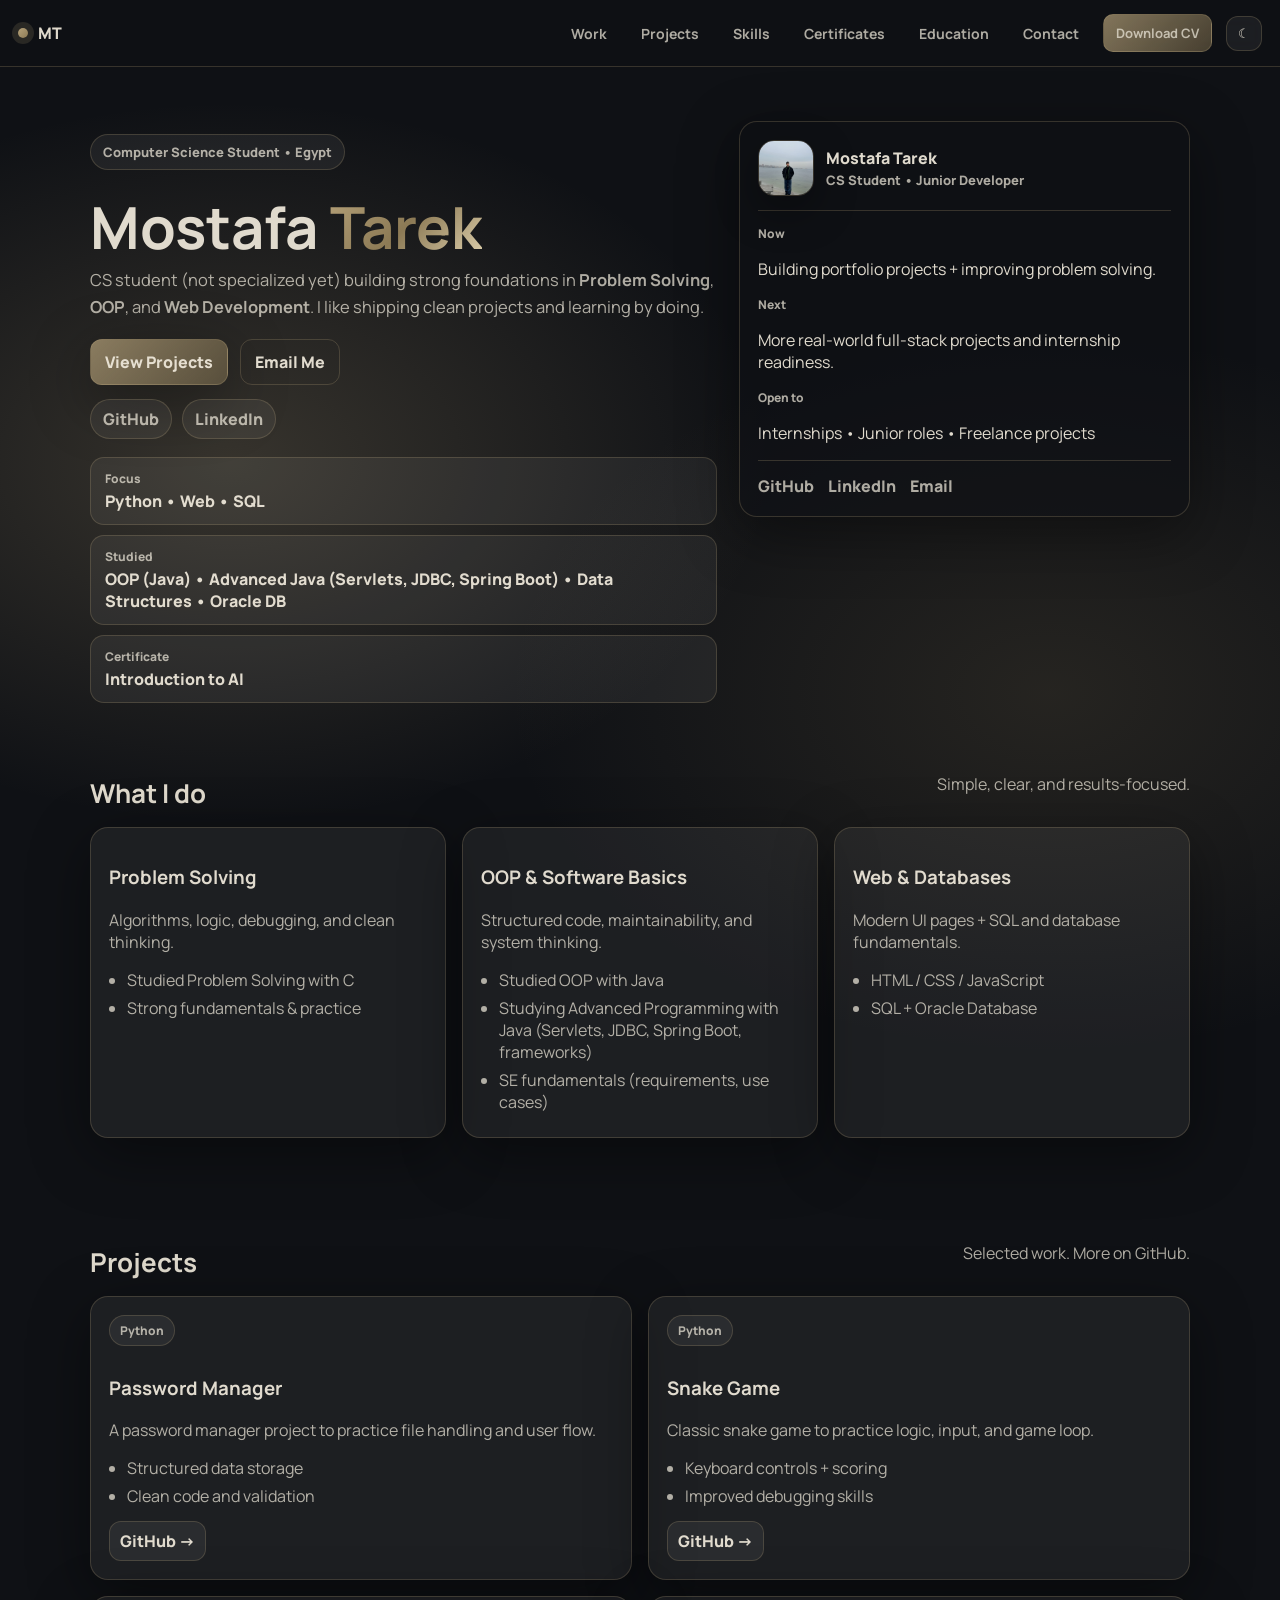
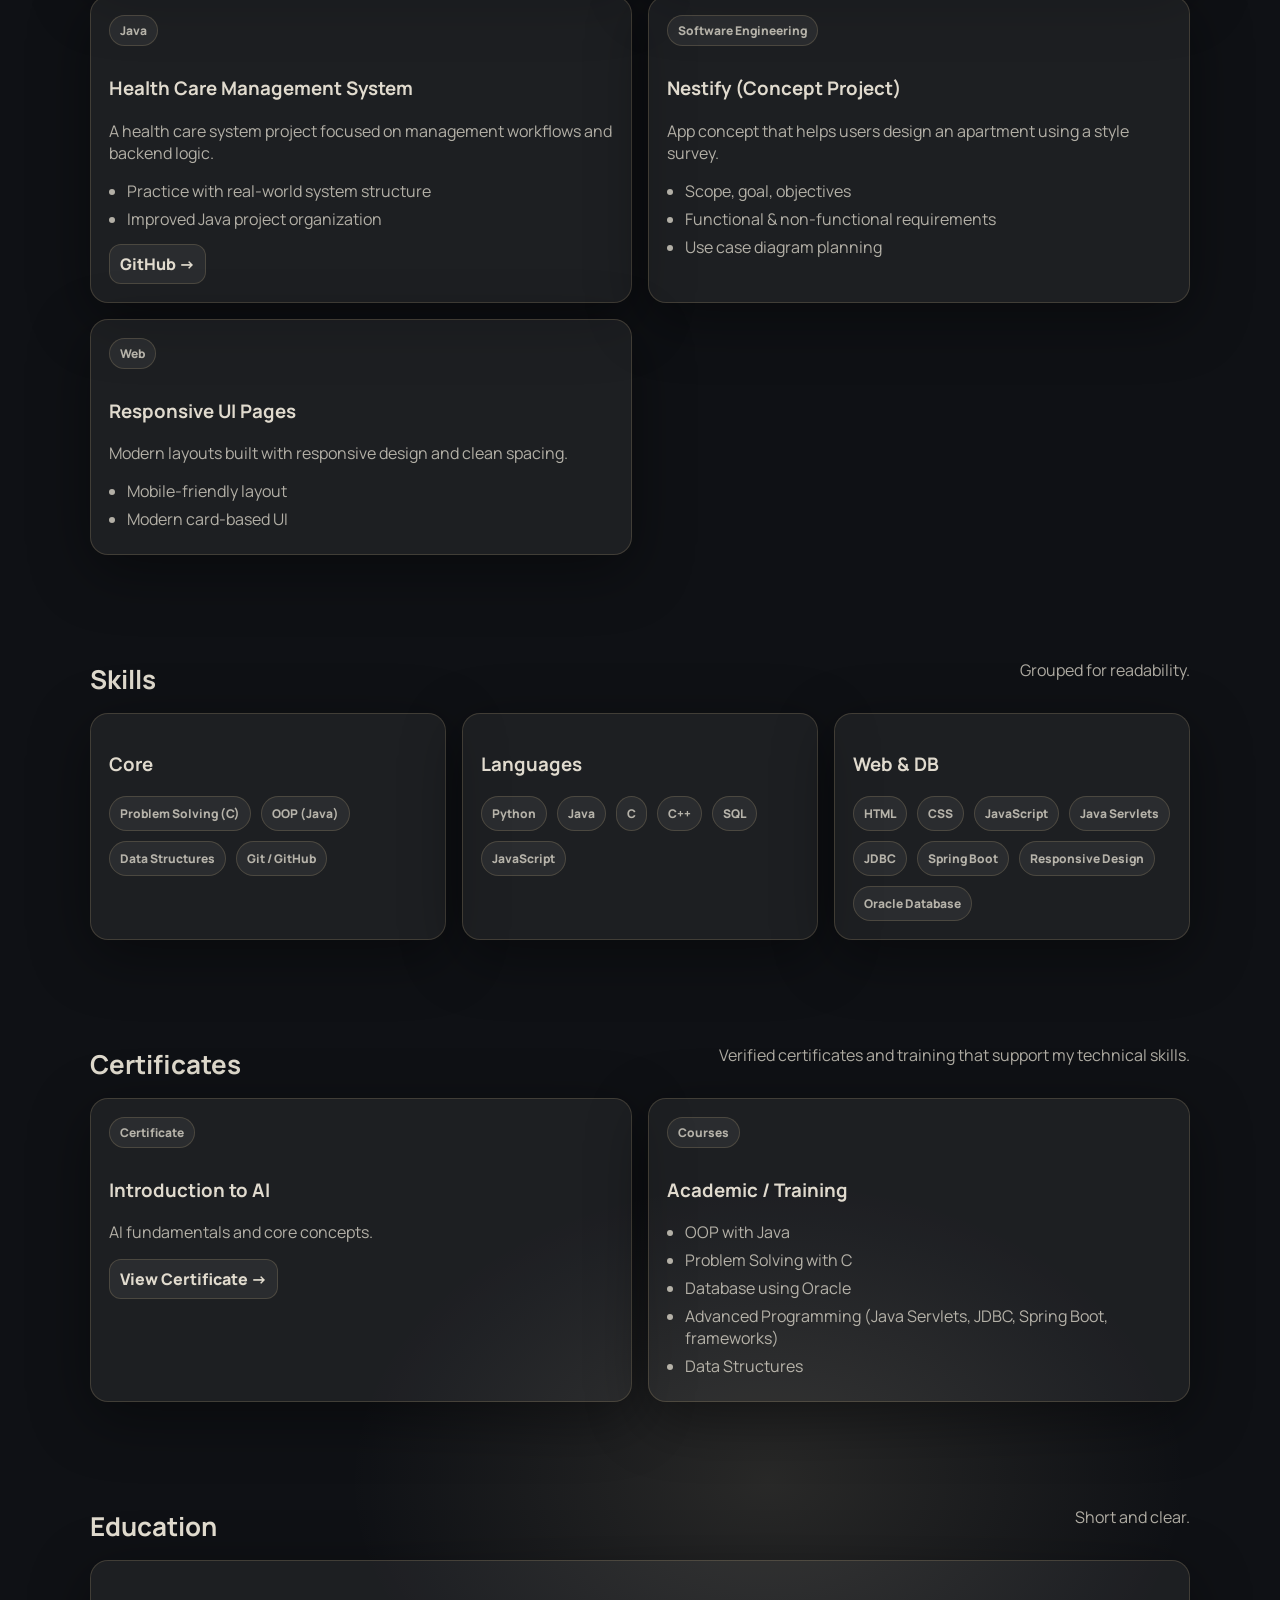
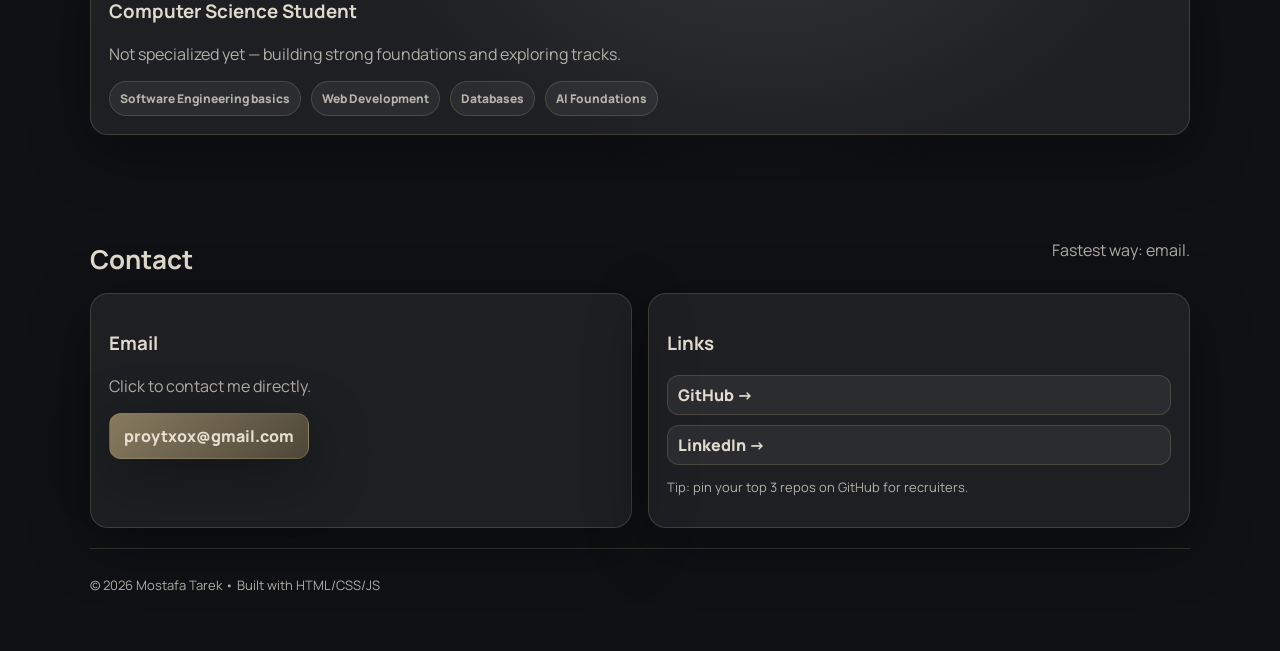
<file: index.html>
<!doctype html>
<html lang="en">
<head>
  <meta charset="utf-8" />
  <meta name="viewport" content="width=device-width,initial-scale=1" />
  <title>Mostafa Tarek — Computer Science Student</title>
  <meta name="description" content="Mostafa Tarek — CS student portfolio, projects, and CV." />
  <link rel="icon" type="image/svg+xml" href="assets/favicon-mt.svg" />

  <!-- Font -->
  <link rel="preconnect" href="https://fonts.googleapis.com">
  <link rel="preconnect" href="https://fonts.gstatic.com" crossorigin>
  <link href="https://fonts.googleapis.com/css2?family=Manrope:wght@300;400;600;700;800&display=swap" rel="stylesheet">

  <link rel="stylesheet" href="CV.css" />
</head>

<body>
  <!-- Top bar -->
  <header class="topbar">
    <a class="logo" href="#top" aria-label="Home">
      <span class="dot"></span> MT
    </a>

    <nav class="nav" aria-label="Primary navigation">
      <a href="#work">Work</a>
      <a href="#projects">Projects</a>
      <a href="#skills">Skills</a>
      <a href="#certs">Certificates</a>
      <a href="#education">Education</a>
      <a href="#contact">Contact</a>

      <a class="btn small" href="assets/Mostafa_Tarek_CV.pdf" target="_blank" rel="noopener">
        Download CV
      </a>

      <button class="icon-btn" id="themeBtn" aria-label="Toggle theme">☾</button>
    </nav>

    <button class="burger" id="burger" aria-label="Open menu" aria-expanded="false">☰</button>
  </header>

  <!-- Mobile drawer -->
  <aside class="drawer" id="drawer" aria-hidden="true">
    <a href="#work">Work</a>
    <a href="#projects">Projects</a>
    <a href="#skills">Skills</a>
    <a href="#certs">Certificates</a>
    <a href="#education">Education</a>
    <a href="#contact">Contact</a>
    <a class="btn" href="assets/Mostafa_Tarek_CV.pdf" target="_blank" rel="noopener">Download CV</a>
  </aside>

  <main id="top">
    <!-- HERO -->
    <section class="hero container">
      <div class="hero-grid">
        <div class="hero-left">
          <p class="pill">Computer Science Student • Egypt</p>
          <h1>Mostafa <span class="grad">Tarek</span></h1>

          <p class="lead">
            CS student (not specialized yet) building strong foundations in
            <b>Problem Solving</b>, <b>OOP</b>, and <b>Web Development</b>.
            I like shipping clean projects and learning by doing.
          </p>

          <div class="cta">
            <a class="btn" href="#projects">View Projects</a>
            <a class="btn ghost" href="#" data-copy-email="proytxox@gmail.com">Email Me</a>
          </div>

          <div class="hero-social">
            <a class="social" href="https://github.com/mostafatar-ek" target="_blank" rel="noopener">GitHub</a>
            <a class="social" href="https://www.linkedin.com/in/mostafa-tarek-517aa3351/" target="_blank" rel="noopener">LinkedIn</a>
          </div>

          <div class="mini-proof">
            <div class="stat">
              <div class="k">Focus</div>
              <div class="v">Python • Web • SQL</div>
            </div>
            <div class="stat">
              <div class="k">Studied</div>
              <div class="v">OOP (Java) • Advanced Java (Servlets, JDBC, Spring Boot) • Data Structures • Oracle DB</div>
            </div>
            <div class="stat">
              <div class="k">Certificate</div>
              <div class="v">Introduction to AI</div>
            </div>
          </div>
        </div>

        <div class="hero-right">
          <div class="card glass">
            <div class="card-head">
              <!-- Your photo -->
              <img class="pfp" id="profilePhoto" src="assets/me.jpg" alt="Mostafa Tarek photo" />
              <div>
                <p class="name">Mostafa Tarek</p>
                <p class="role">CS Student • Junior Developer</p>
              </div>
            </div>

            <div class="divider"></div>

            <div class="now">
              <p class="label">Now</p>
              <p>Building portfolio projects + improving problem solving.</p>

              <p class="label mt">Next</p>
              <p>More real-world full-stack projects and internship readiness.</p>

              <p class="label mt">Open to</p>
              <p>Internships • Junior roles • Freelance projects</p>
            </div>

            <div class="divider"></div>

            <div class="links">
              <a href="https://github.com/mostafatar-ek" target="_blank" rel="noopener">GitHub</a>
              <a href="https://www.linkedin.com/in/mostafa-tarek-517aa3351/" target="_blank" rel="noopener">LinkedIn</a>
              <a href="#" data-copy-email="proytxox@gmail.com">Email</a>
            </div>
          </div>
        </div>
      </div>
    </section>

    <!-- WORK -->
    <section id="work" class="section container">
      <div class="section-title">
        <h2>What I do</h2>
        <p class="muted">Simple, clear, and results-focused.</p>
      </div>

      <div class="grid-3">
        <article class="card">
          <h3>Problem Solving</h3>
          <p class="muted">Algorithms, logic, debugging, and clean thinking.</p>
          <ul class="bullets">
            <li>Studied Problem Solving with C</li>
            <li>Strong fundamentals & practice</li>
          </ul>
        </article>

        <article class="card">
          <h3>OOP & Software Basics</h3>
          <p class="muted">Structured code, maintainability, and system thinking.</p>
          <ul class="bullets">
            <li>Studied OOP with Java</li>
            <li>Studying Advanced Programming with Java (Servlets, JDBC, Spring Boot, frameworks)</li>
            <li>SE fundamentals (requirements, use cases)</li>
          </ul>
        </article>

        <article class="card">
          <h3>Web & Databases</h3>
          <p class="muted">Modern UI pages + SQL and database fundamentals.</p>
          <ul class="bullets">
            <li>HTML / CSS / JavaScript</li>
            <li>SQL + Oracle Database</li>
          </ul>
        </article>
      </div>
    </section>

    <!-- PROJECTS -->
    <section id="projects" class="section container">
      <div class="section-title">
        <h2>Projects</h2>
        <p class="muted">Selected work. More on GitHub.</p>
      </div>

      <div class="grid-2">
        <article class="card">
          <div class="tag">Python</div>
          <h3>Password Manager</h3>
          <p class="muted">A password manager project to practice file handling and user flow.</p>
          <ul class="bullets">
            <li>Structured data storage</li>
            <li>Clean code and validation</li>
          </ul>
          <div class="card-actions">
            <a class="link" href="https://github.com/tftfboy/PasswordManager" target="_blank" rel="noopener">GitHub →</a>
          </div>
        </article>

        <article class="card">
          <div class="tag">Python</div>
          <h3>Snake Game</h3>
          <p class="muted">Classic snake game to practice logic, input, and game loop.</p>
          <ul class="bullets">
            <li>Keyboard controls + scoring</li>
            <li>Improved debugging skills</li>
          </ul>
          <div class="card-actions">
            <a class="link" href="https://github.com/tftfboy/Snake-Game" target="_blank" rel="noopener">GitHub →</a>
          </div>
        </article>

        <article class="card">
          <div class="tag">Java</div>
          <h3>Health Care Management System</h3>
          <p class="muted">A health care system project focused on management workflows and backend logic.</p>
          <ul class="bullets">
            <li>Practice with real-world system structure</li>
            <li>Improved Java project organization</li>
          </ul>
          <div class="card-actions">
            <a class="link" href="https://github.com/tftfboy/Health-Care-Management-System" target="_blank" rel="noopener">GitHub →</a>
          </div>
        </article>

        <article class="card">
          <div class="tag">Software Engineering</div>
          <h3>Nestify (Concept Project)</h3>
          <p class="muted">
            App concept that helps users design an apartment using a style survey.
          </p>
          <ul class="bullets">
            <li>Scope, goal, objectives</li>
            <li>Functional & non-functional requirements</li>
            <li>Use case diagram planning</li>
          </ul>
        </article>

        <article class="card">
          <div class="tag">Web</div>
          <h3>Responsive UI Pages</h3>
          <p class="muted">Modern layouts built with responsive design and clean spacing.</p>
          <ul class="bullets">
            <li>Mobile-friendly layout</li>
            <li>Modern card-based UI</li>
          </ul>
        </article>
      </div>
    </section>

    <!-- SKILLS -->
    <section id="skills" class="section container">
      <div class="section-title">
        <h2>Skills</h2>
        <p class="muted">Grouped for readability.</p>
      </div>

      <div class="grid-3">
        <div class="card">
          <h3>Core</h3>
          <div class="chips">
            <span class="chip">Problem Solving (C)</span>
            <span class="chip">OOP (Java)</span>
            <span class="chip">Data Structures</span>
            <span class="chip">Git / GitHub</span>
          </div>
        </div>

        <div class="card">
          <h3>Languages</h3>
          <div class="chips">
            <span class="chip">Python</span>
            <span class="chip">Java</span>
            <span class="chip">C</span>
            <span class="chip">C++</span>
            <span class="chip">SQL</span>
            <span class="chip">JavaScript</span>
          </div>
        </div>

        <div class="card">
          <h3>Web & DB</h3>
          <div class="chips">
            <span class="chip">HTML</span>
            <span class="chip">CSS</span>
            <span class="chip">JavaScript</span>
            <span class="chip">Java Servlets</span>
            <span class="chip">JDBC</span>
            <span class="chip">Spring Boot</span>
            <span class="chip">Responsive Design</span>
            <span class="chip">Oracle Database</span>
          </div>
        </div>
      </div>
    </section>

    <!-- CERTIFICATES -->
    <section id="certs" class="section container">
      <div class="section-title">
        <h2>Certificates</h2>
        <p class="muted">Verified certificates and training that support my technical skills.</p>
      </div>

      <div class="grid-2">
        <article class="card">
          <div class="tag">Certificate</div>
          <h3>Introduction to AI</h3>
          <p class="muted">AI fundamentals and core concepts.</p>
          <div class="card-actions">
            <a class="link" href="assets/certificate_no_watermark.pdf" target="_blank" rel="noopener">
              View Certificate →
            </a>
          </div>
        </article>

        <article class="card">
          <div class="tag">Courses</div>
          <h3>Academic / Training</h3>
          <ul class="bullets">
            <li>OOP with Java</li>
            <li>Problem Solving with C</li>
            <li>Database using Oracle</li>
            <li>Advanced Programming (Java Servlets, JDBC, Spring Boot, frameworks)</li>
            <li>Data Structures</li>
          </ul>
        </article>
      </div>
    </section>

    <!-- EDUCATION -->
    <section id="education" class="section container">
      <div class="section-title">
        <h2>Education</h2>
        <p class="muted">Short and clear.</p>
      </div>

      <div class="card">
        <h3>Computer Science Student</h3>
        <p class="muted">
          Not specialized yet — building strong foundations and exploring tracks.
        </p>
        <div class="chips">
          <span class="chip">Software Engineering basics</span>
          <span class="chip">Web Development</span>
          <span class="chip">Databases</span>
          <span class="chip">AI Foundations</span>
        </div>
      </div>
    </section>

    <!-- CONTACT -->
    <section id="contact" class="section container">
      <div class="section-title">
        <h2>Contact</h2>
        <p class="muted">Fastest way: email.</p>
      </div>

      <div class="grid-2">
        <div class="card">
          <h3>Email</h3>
          <p class="muted">Click to contact me directly.</p>
          <a class="btn" href="#" data-copy-email="proytxox@gmail.com">
            proytxox@gmail.com
          </a>
        </div>

        <div class="card">
          <h3>Links</h3>
          <div class="links-col">
            <a class="link" href="https://github.com/tftfboy" target="_blank" rel="noopener">GitHub →</a>
            <a class="link" href="https://www.linkedin.com/in/mostafa-tarek-517aa3351/" target="_blank" rel="noopener">LinkedIn →</a>
          </div>
          <p class="muted small">Tip: pin your top 3 repos on GitHub for recruiters.</p>
        </div>
      </div>

      <footer class="footer">
        <p class="muted small">© <span id="year"></span> Mostafa Tarek • Built with HTML/CSS/JS</p>
      </footer>
    </section>
  </main>

  <div class="photo-modal" id="photoModal" aria-hidden="true">
    <img class="photo-modal-img" src="assets/me.jpg" alt="Mostafa Tarek photo enlarged" />
  </div>

  <!-- JS LINK -->
  <script src="CV.js"></script>
</body>
</html>
</file>
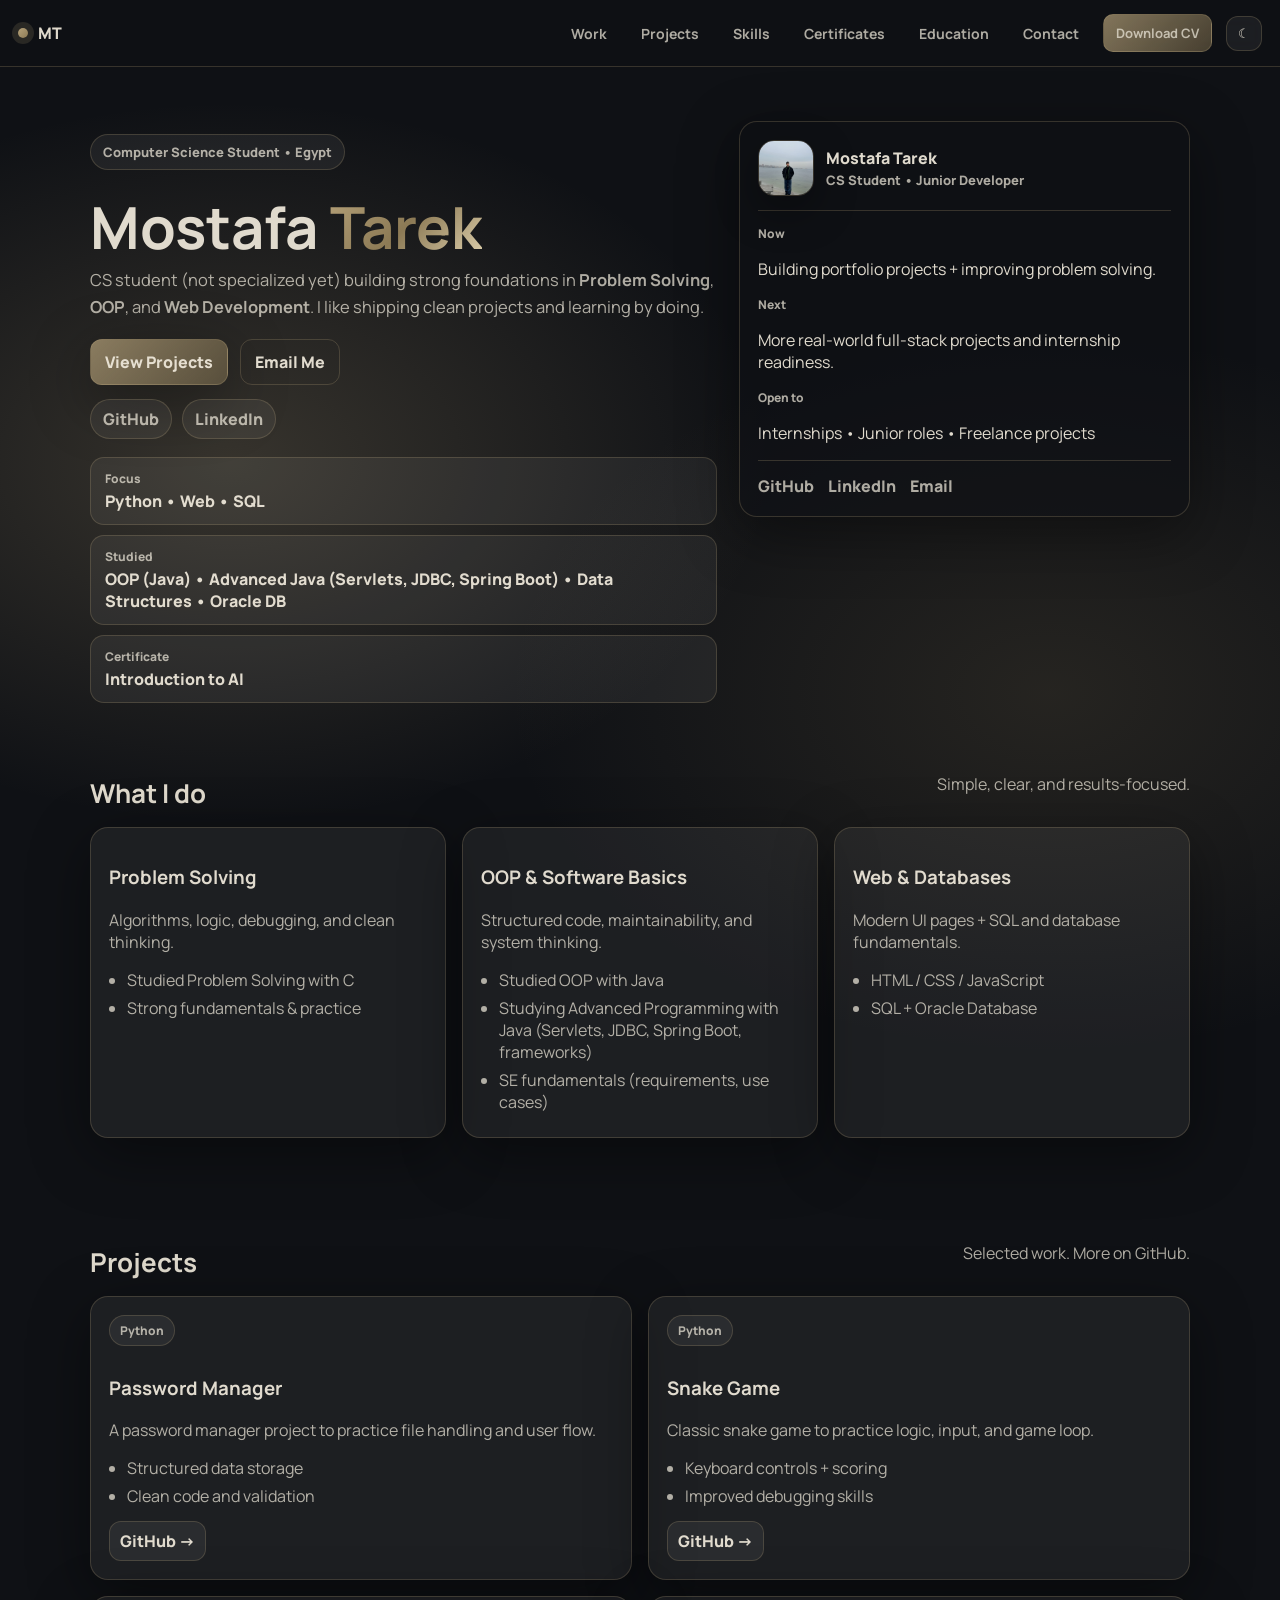
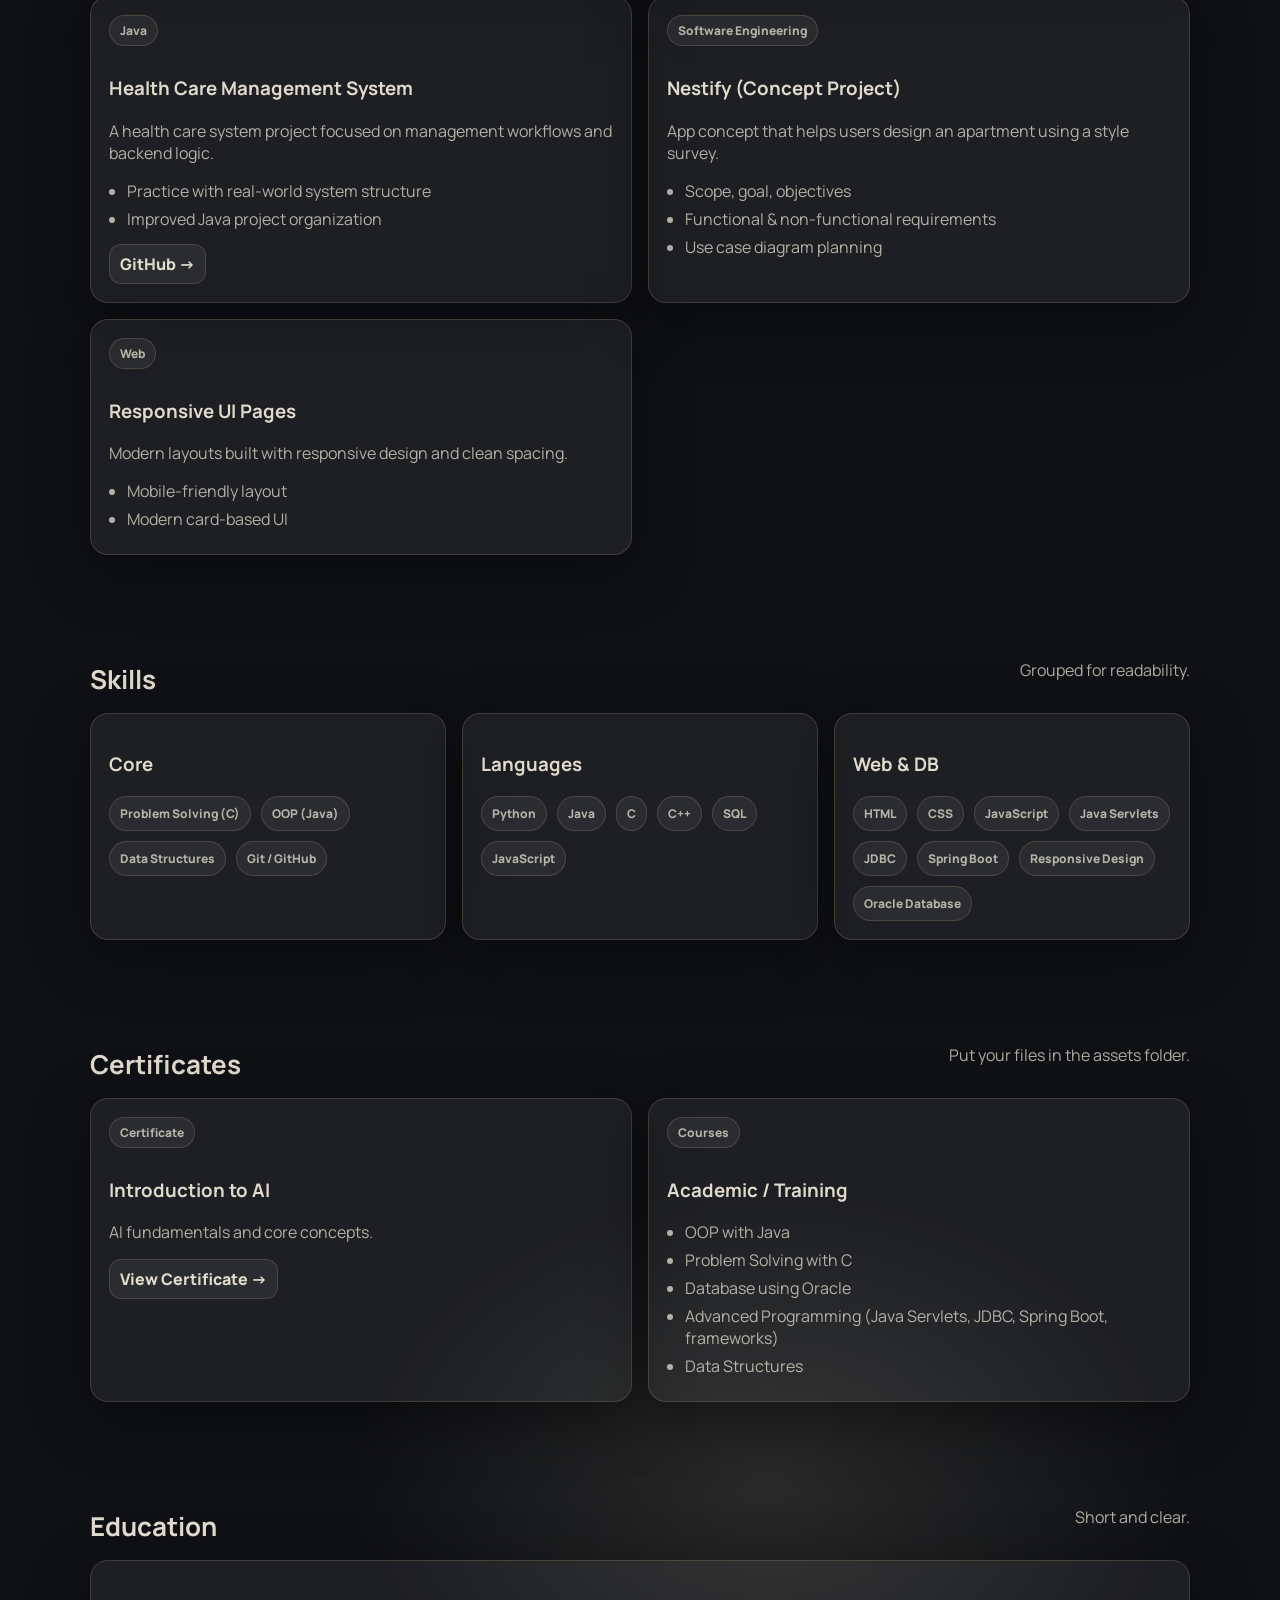
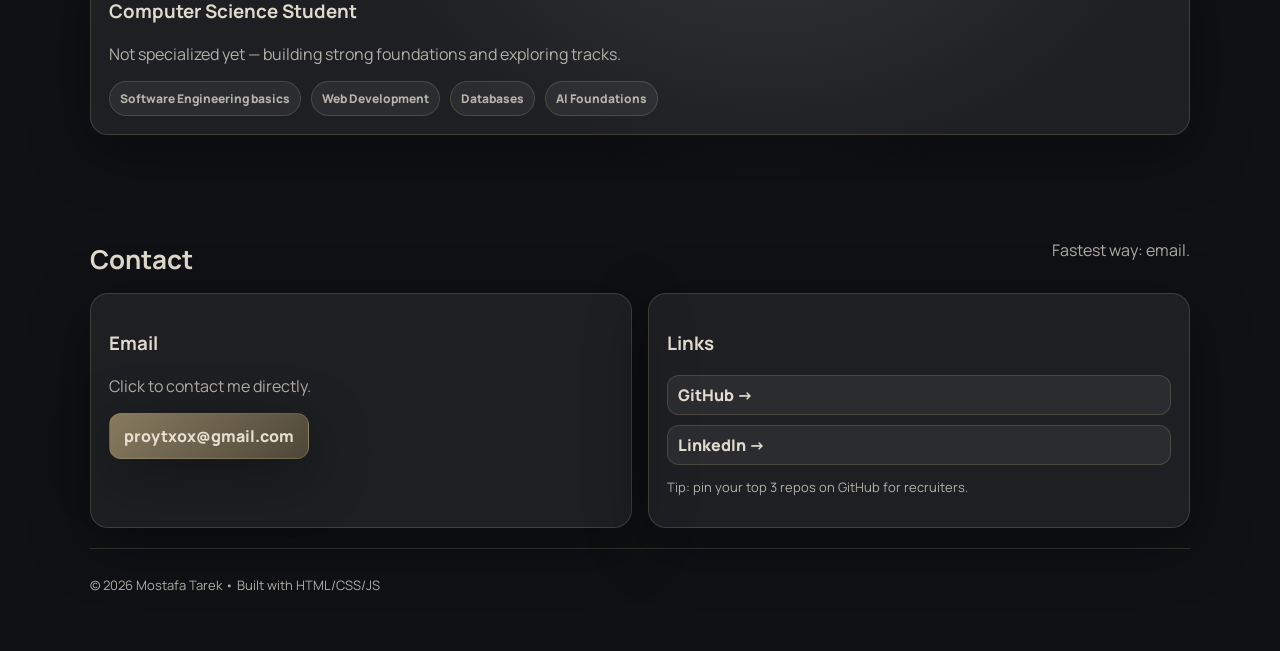
<file: CV.html>
<!doctype html>
<html lang="en">
<head>
  <meta charset="utf-8" />
  <meta name="viewport" content="width=device-width,initial-scale=1" />
  <title>Mostafa Tarek — Computer Science Student</title>
  <meta name="description" content="Mostafa Tarek — CS student portfolio, projects, and CV." />
  <link rel="icon" type="image/svg+xml" href="assets/favicon-mt.svg" />

  <!-- Font -->
  <link rel="preconnect" href="https://fonts.googleapis.com">
  <link rel="preconnect" href="https://fonts.gstatic.com" crossorigin>
  <link href="https://fonts.googleapis.com/css2?family=Manrope:wght@300;400;600;700;800&display=swap" rel="stylesheet">

  <link rel="stylesheet" href="CV.css" />
</head>

<body>
  <!-- Top bar -->
  <header class="topbar">
    <a class="logo" href="#top" aria-label="Home">
      <span class="dot"></span> MT
    </a>

    <nav class="nav" aria-label="Primary navigation">
      <a href="#work">Work</a>
      <a href="#projects">Projects</a>
      <a href="#skills">Skills</a>
      <a href="#certs">Certificates</a>
      <a href="#education">Education</a>
      <a href="#contact">Contact</a>

      <a class="btn small" href="assets/Mostafa_Tarek_International_CV_v2%20(3).pdf" target="_blank" rel="noopener">
        Download CV
      </a>

      <button class="icon-btn" id="themeBtn" aria-label="Toggle theme">☾</button>
    </nav>

    <button class="burger" id="burger" aria-label="Open menu" aria-expanded="false">☰</button>
  </header>

  <!-- Mobile drawer -->
  <aside class="drawer" id="drawer" aria-hidden="true">
    <a href="#work">Work</a>
    <a href="#projects">Projects</a>
    <a href="#skills">Skills</a>
    <a href="#certs">Certificates</a>
    <a href="#education">Education</a>
    <a href="#contact">Contact</a>
    <a class="btn" href="assets/Mostafa_Tarek_International_CV_v2%20(3).pdf" target="_blank" rel="noopener">Download CV</a>
  </aside>

  <main id="top">
    <!-- HERO -->
    <section class="hero container">
      <div class="hero-grid">
        <div class="hero-left">
          <p class="pill">Computer Science Student • Egypt</p>
          <h1>Mostafa <span class="grad">Tarek</span></h1>

          <p class="lead">
            CS student (not specialized yet) building strong foundations in
            <b>Problem Solving</b>, <b>OOP</b>, and <b>Web Development</b>.
            I like shipping clean projects and learning by doing.
          </p>

          <div class="cta">
            <a class="btn" href="#projects">View Projects</a>
            <a class="btn ghost" href="#" data-copy-email="proytxox@gmail.com">Email Me</a>
          </div>

          <div class="hero-social">
            <a class="social" href="https://github.com/tftfboy" target="_blank" rel="noopener">GitHub</a>
            <a class="social" href="https://www.linkedin.com/in/mostafa-tarek-517aa3351/" target="_blank" rel="noopener">LinkedIn</a>
          </div>

          <div class="mini-proof">
            <div class="stat">
              <div class="k">Focus</div>
              <div class="v">Python • Web • SQL</div>
            </div>
            <div class="stat">
              <div class="k">Studied</div>
              <div class="v">OOP (Java) • Advanced Java (Servlets, JDBC, Spring Boot) • Data Structures • Oracle DB</div>
            </div>
            <div class="stat">
              <div class="k">Certificate</div>
              <div class="v">Introduction to AI</div>
            </div>
          </div>
        </div>

        <div class="hero-right">
          <div class="card glass">
            <div class="card-head">
              <!-- Your photo -->
              <img class="pfp" id="profilePhoto" src="assets/me.jpg" alt="Mostafa Tarek photo" />
              <div>
                <p class="name">Mostafa Tarek</p>
                <p class="role">CS Student • Junior Developer</p>
              </div>
            </div>

            <div class="divider"></div>

            <div class="now">
              <p class="label">Now</p>
              <p>Building portfolio projects + improving problem solving.</p>

              <p class="label mt">Next</p>
              <p>More real-world full-stack projects and internship readiness.</p>

              <p class="label mt">Open to</p>
              <p>Internships • Junior roles • Freelance projects</p>
            </div>

            <div class="divider"></div>

            <div class="links">
              <a href="https://github.com/tftfboy" target="_blank" rel="noopener">GitHub</a>
              <a href="https://www.linkedin.com/in/mostafa-tarek-517aa3351/" target="_blank" rel="noopener">LinkedIn</a>
              <a href="#" data-copy-email="proytxox@gmail.com">Email</a>
            </div>
          </div>
        </div>
      </div>
    </section>

    <!-- WORK -->
    <section id="work" class="section container">
      <div class="section-title">
        <h2>What I do</h2>
        <p class="muted">Simple, clear, and results-focused.</p>
      </div>

      <div class="grid-3">
        <article class="card">
          <h3>Problem Solving</h3>
          <p class="muted">Algorithms, logic, debugging, and clean thinking.</p>
          <ul class="bullets">
            <li>Studied Problem Solving with C</li>
            <li>Strong fundamentals & practice</li>
          </ul>
        </article>

        <article class="card">
          <h3>OOP & Software Basics</h3>
          <p class="muted">Structured code, maintainability, and system thinking.</p>
          <ul class="bullets">
            <li>Studied OOP with Java</li>
            <li>Studying Advanced Programming with Java (Servlets, JDBC, Spring Boot, frameworks)</li>
            <li>SE fundamentals (requirements, use cases)</li>
          </ul>
        </article>

        <article class="card">
          <h3>Web & Databases</h3>
          <p class="muted">Modern UI pages + SQL and database fundamentals.</p>
          <ul class="bullets">
            <li>HTML / CSS / JavaScript</li>
            <li>SQL + Oracle Database</li>
          </ul>
        </article>
      </div>
    </section>

    <!-- PROJECTS -->
    <section id="projects" class="section container">
      <div class="section-title">
        <h2>Projects</h2>
        <p class="muted">Selected work. More on GitHub.</p>
      </div>

      <div class="grid-2">
        <article class="card">
          <div class="tag">Python</div>
          <h3>Password Manager</h3>
          <p class="muted">A password manager project to practice file handling and user flow.</p>
          <ul class="bullets">
            <li>Structured data storage</li>
            <li>Clean code and validation</li>
          </ul>
          <div class="card-actions">
            <a class="link" href="https://github.com/tftfboy/PasswordManager" target="_blank" rel="noopener">GitHub →</a>
          </div>
        </article>

        <article class="card">
          <div class="tag">Python</div>
          <h3>Snake Game</h3>
          <p class="muted">Classic snake game to practice logic, input, and game loop.</p>
          <ul class="bullets">
            <li>Keyboard controls + scoring</li>
            <li>Improved debugging skills</li>
          </ul>
          <div class="card-actions">
            <a class="link" href="https://github.com/tftfboy/Snake-Game" target="_blank" rel="noopener">GitHub →</a>
          </div>
        </article>

        <article class="card">
          <div class="tag">Java</div>
          <h3>Health Care Management System</h3>
          <p class="muted">A health care system project focused on management workflows and backend logic.</p>
          <ul class="bullets">
            <li>Practice with real-world system structure</li>
            <li>Improved Java project organization</li>
          </ul>
          <div class="card-actions">
            <a class="link" href="https://github.com/tftfboy/Health-Care-Management-System" target="_blank" rel="noopener">GitHub →</a>
          </div>
        </article>

        <article class="card">
          <div class="tag">Software Engineering</div>
          <h3>Nestify (Concept Project)</h3>
          <p class="muted">
            App concept that helps users design an apartment using a style survey.
          </p>
          <ul class="bullets">
            <li>Scope, goal, objectives</li>
            <li>Functional & non-functional requirements</li>
            <li>Use case diagram planning</li>
          </ul>
        </article>

        <article class="card">
          <div class="tag">Web</div>
          <h3>Responsive UI Pages</h3>
          <p class="muted">Modern layouts built with responsive design and clean spacing.</p>
          <ul class="bullets">
            <li>Mobile-friendly layout</li>
            <li>Modern card-based UI</li>
          </ul>
        </article>
      </div>
    </section>

    <!-- SKILLS -->
    <section id="skills" class="section container">
      <div class="section-title">
        <h2>Skills</h2>
        <p class="muted">Grouped for readability.</p>
      </div>

      <div class="grid-3">
        <div class="card">
          <h3>Core</h3>
          <div class="chips">
            <span class="chip">Problem Solving (C)</span>
            <span class="chip">OOP (Java)</span>
            <span class="chip">Data Structures</span>
            <span class="chip">Git / GitHub</span>
          </div>
        </div>

        <div class="card">
          <h3>Languages</h3>
          <div class="chips">
            <span class="chip">Python</span>
            <span class="chip">Java</span>
            <span class="chip">C</span>
            <span class="chip">C++</span>
            <span class="chip">SQL</span>
            <span class="chip">JavaScript</span>
          </div>
        </div>

        <div class="card">
          <h3>Web & DB</h3>
          <div class="chips">
            <span class="chip">HTML</span>
            <span class="chip">CSS</span>
            <span class="chip">JavaScript</span>
            <span class="chip">Java Servlets</span>
            <span class="chip">JDBC</span>
            <span class="chip">Spring Boot</span>
            <span class="chip">Responsive Design</span>
            <span class="chip">Oracle Database</span>
          </div>
        </div>
      </div>
    </section>

    <!-- CERTIFICATES -->
    <section id="certs" class="section container">
      <div class="section-title">
        <h2>Certificates</h2>
        <p class="muted">Put your files in the assets folder.</p>
      </div>

      <div class="grid-2">
        <article class="card">
          <div class="tag">Certificate</div>
          <h3>Introduction to AI</h3>
          <p class="muted">AI fundamentals and core concepts.</p>
          <div class="card-actions">
            <a class="link" href="assets/certificate_no_watermark.pdf" target="_blank" rel="noopener">
              View Certificate →
            </a>
          </div>
        </article>

        <article class="card">
          <div class="tag">Courses</div>
          <h3>Academic / Training</h3>
          <ul class="bullets">
            <li>OOP with Java</li>
            <li>Problem Solving with C</li>
            <li>Database using Oracle</li>
            <li>Advanced Programming (Java Servlets, JDBC, Spring Boot, frameworks)</li>
            <li>Data Structures</li>
          </ul>
        </article>
      </div>
    </section>

    <!-- EDUCATION -->
    <section id="education" class="section container">
      <div class="section-title">
        <h2>Education</h2>
        <p class="muted">Short and clear.</p>
      </div>

      <div class="card">
        <h3>Computer Science Student</h3>
        <p class="muted">
          Not specialized yet — building strong foundations and exploring tracks.
        </p>
        <div class="chips">
          <span class="chip">Software Engineering basics</span>
          <span class="chip">Web Development</span>
          <span class="chip">Databases</span>
          <span class="chip">AI Foundations</span>
        </div>
      </div>
    </section>

    <!-- CONTACT -->
    <section id="contact" class="section container">
      <div class="section-title">
        <h2>Contact</h2>
        <p class="muted">Fastest way: email.</p>
      </div>

      <div class="grid-2">
        <div class="card">
          <h3>Email</h3>
          <p class="muted">Click to contact me directly.</p>
          <a class="btn" href="#" data-copy-email="proytxox@gmail.com">
            proytxox@gmail.com
          </a>
        </div>

        <div class="card">
          <h3>Links</h3>
          <div class="links-col">
            <a class="link" href="https://github.com/tftfboy" target="_blank" rel="noopener">GitHub →</a>
            <a class="link" href="https://www.linkedin.com/in/mostafa-tarek-517aa3351/" target="_blank" rel="noopener">LinkedIn →</a>
          </div>
          <p class="muted small">Tip: pin your top 3 repos on GitHub for recruiters.</p>
        </div>
      </div>

      <footer class="footer">
        <p class="muted small">© <span id="year"></span> Mostafa Tarek • Built with HTML/CSS/JS</p>
      </footer>
    </section>
  </main>

  <div class="photo-modal" id="photoModal" aria-hidden="true">
    <img class="photo-modal-img" src="assets/me.jpg" alt="Mostafa Tarek photo enlarged" />
  </div>

  <!-- JS LINK -->
  <script src="CV.js"></script>
</body>
</html>
</file>
<file: CV.css>
:root{
  --bg: #0F1115;
  --panel: rgba(255,255,255,0.06);
  --panel2: rgba(255,255,255,0.09);
  --text: rgba(237,231,217,0.94);
  --muted: rgba(237,231,217,0.72);
  --line: rgba(182,162,122,0.24);

  /* luxury palette */
  --brandA: #B6A27A;  /* champagne gold */
  --brandB: #8C7A55;  /* bronze */
  --brandC: #E3D5B2;  /* soft gold highlight */

  --shadow: 0 16px 60px rgba(0,0,0,.40);
}

[data-theme="light"]{
  --bg: #F6F2E8;
  --panel: rgba(43,35,20,0.06);
  --panel2: rgba(43,35,20,0.09);
  --text: rgba(30,24,14,0.92);
  --muted: rgba(30,24,14,0.66);
  --line: rgba(140,122,85,0.26);
  --shadow: 0 18px 55px rgba(0,0,0,.12);
}

*{ box-sizing:border-box; }
html{ scroll-behavior:smooth; }
body{
  margin:0;
  font-family: "Manrope", system-ui, -apple-system, Segoe UI, Roboto, Arial, sans-serif;
  color: var(--text);
  background:
    radial-gradient(900px 600px at 18% 12%, rgba(182,162,122,.24), transparent 60%),
    radial-gradient(900px 600px at 82% 18%, rgba(140,122,85,.18), transparent 60%),
    radial-gradient(700px 500px at 60% 80%, rgba(227,213,178,.12), transparent 60%),
    var(--bg);
}

a{ color: inherit; text-decoration:none; }
.container{ width:min(1100px, 92%); margin:0 auto; }

.topbar{
  position: sticky;
  top: 0;
  z-index: 50;
  backdrop-filter: blur(14px);
  background: color-mix(in srgb, var(--bg) 55%, transparent);
  border-bottom: 1px solid var(--line);
  display:flex;
  align-items:center;
  justify-content:space-between;
  padding: 14px 18px;
}

.logo{
  display:flex;
  gap:10px;
  align-items:center;
  font-weight: 800;
  letter-spacing: .4px;
}
.logo .dot{
  width:10px;height:10px;border-radius:999px;
  background: linear-gradient(135deg, var(--brandA), var(--brandB));
  box-shadow: 0 0 0 6px rgba(182,162,122,.16);
}

.nav{ display:flex; gap:14px; align-items:center; }
.nav a{
  color: var(--muted);
  font-weight: 700;
  font-size: 14px;
  padding: 8px 10px;
  border-radius: 10px;
}
.nav a:hover{
  color: var(--text);
  background: var(--panel);
}

.btn{
  display:inline-flex;
  align-items:center;
  justify-content:center;
  gap:10px;
  padding: 11px 14px;
  border-radius: 12px;
  border: 1px solid var(--line);
  background: linear-gradient(
    135deg,
    color-mix(in srgb, var(--brandA) 70%, transparent),
    color-mix(in srgb, var(--brandB) 45%, transparent)
  );
  box-shadow: var(--shadow);
  font-weight: 800;
  color: var(--text);
  cursor: pointer;
}
.btn.small{ padding: 9px 12px; font-size: 13px; box-shadow:none; }
.btn.ghost{
  background: transparent;
  box-shadow:none;
}
.btn:hover{ transform: translateY(-1px); transition: .2s ease; }

.icon-btn{
  border:1px solid var(--line);
  background: var(--panel);
  color: var(--text);
  padding: 9px 11px;
  border-radius: 12px;
  cursor:pointer;
}

.burger{
  display:none;
  border:1px solid var(--line);
  background: var(--panel);
  color: var(--text);
  padding: 9px 12px;
  border-radius: 12px;
  cursor:pointer;
}

/* mobile drawer */
.drawer{
  position: fixed;
  top: 64px;
  right: 14px;
  width: min(280px, 88vw);
  display:none;
  flex-direction:column;
  gap:10px;
  padding: 14px;
  border:1px solid var(--line);
  border-radius: 16px;
  background: color-mix(in srgb, var(--bg) 72%, transparent);
  backdrop-filter: blur(16px);
  box-shadow: var(--shadow);
  z-index: 60;
}
.drawer a{ padding: 10px 10px; border-radius: 12px; color: var(--muted); font-weight: 800; }
.drawer a:hover{ background: var(--panel); color: var(--text); }

/* hero */
.hero{ padding: 54px 0 10px; }
.hero-grid{
  display:grid;
  grid-template-columns: 1.25fr .9fr;
  gap: 22px;
  align-items:start;
}
.pill{
  display:inline-flex;
  border:1px solid var(--line);
  background: var(--panel);
  padding: 8px 12px;
  border-radius: 999px;
  color: var(--muted);
  font-weight: 800;
  font-size: 13px;
}

h1{ font-size: clamp(38px, 4.6vw, 58px); line-height: 1.02; margin: 14px 0 10px; }

.grad{
  background: linear-gradient(135deg, var(--brandA), var(--brandB), var(--brandC));
  -webkit-background-clip: text;
  background-clip: text;
  color: transparent;
}

.lead{
  color: var(--muted);
  font-size: 16.5px;
  line-height: 1.65;
  margin: 0 0 18px;
}

.cta{ display:flex; gap:12px; flex-wrap:wrap; }

.hero-social{
  margin-top: 14px;
  display:flex;
  gap:10px;
  flex-wrap:wrap;
}
.social{
  border: 1px solid var(--line);
  background: rgba(255,255,255,0.06);
  padding: 8px 12px;
  border-radius: 999px;
  color: var(--muted);
  font-weight: 900;
}
.social:hover{
  color: var(--text);
  transform: translateY(-1px);
  transition: .2s ease;
}

.mini-proof{
  margin-top: 18px;
  display:grid;
  grid-template-columns: 1fr;
  gap: 10px;
}
.stat{
  border:1px solid var(--line);
  background: var(--panel);
  border-radius: 14px;
  padding: 12px 14px;
}
.stat .k{ color: var(--muted); font-weight: 800; font-size: 12px; }
.stat .v{ font-weight: 800; margin-top: 3px; }

/* sections */
.section{ padding: 44px 0; }
.section-title{
  display:flex;
  align-items:flex-end;
  justify-content:space-between;
  gap:16px;
  margin-bottom: 16px;
}
.section-title h2{ margin:0; font-size: 26px; }
.muted{ color: var(--muted); }
.small{ font-size: 13px; }

/* grids */
.grid-2{ display:grid; grid-template-columns: repeat(2, 1fr); gap: 16px; }
.grid-3{ display:grid; grid-template-columns: repeat(3, 1fr); gap: 16px; }

.card{
  border:1px solid var(--line);
  background: var(--panel);
  border-radius: 18px;
  padding: 18px;
  box-shadow: var(--shadow);
  transition: transform .2s ease, background .2s ease;
}
.card:hover{ transform: translateY(-2px); background: var(--panel2); }
.glass{ background: color-mix(in srgb, var(--bg) 58%, transparent); }

.card-head{ display:flex; gap:12px; align-items:center; }
.pfp{
  width: 56px;
  height: 56px;
  border-radius: 16px;
  object-fit: cover;
  border: 1px solid var(--line);
  box-shadow: 0 14px 40px rgba(0,0,0,.35);
  cursor: zoom-in;
  transition: transform .2s ease;
}
.pfp:hover{ transform: scale(1.04); }

.photo-modal{
  position: fixed;
  inset: 0;
  z-index: 100;
  display: none;
  align-items: center;
  justify-content: center;
  padding: 20px;
  background: rgba(0,0,0,.72);
  backdrop-filter: blur(4px);
}
.photo-modal.open{ display: flex; }
.photo-modal-img{
  width: min(92vw, 520px);
  max-height: 88vh;
  border-radius: 20px;
  object-fit: cover;
  border: 1px solid var(--line);
  box-shadow: 0 22px 70px rgba(0,0,0,.6);
  cursor: default;
}

.name{ margin:0; font-weight: 900; }
.role{ margin: 2px 0 0; color: var(--muted); font-weight: 800; font-size: 13px; }

.divider{ height: 1px; background: var(--line); margin: 14px 0; }

.label{ color: var(--muted); font-weight: 900; font-size: 12px; margin: 0; }
.mt{ margin-top: 10px; }

/* tags + lists */
.links{ display:flex; gap: 14px; flex-wrap:wrap; }
.links a{ color: var(--muted); font-weight: 900; border-bottom: 1px solid transparent; }
.links a:hover{ color: var(--text); border-bottom-color: currentColor; }

.links-col{ display:flex; flex-direction:column; gap:10px; }

.tag{
  display:inline-flex;
  width: fit-content;
  border: 1px solid var(--line);
  background: rgba(255,255,255,0.06);
  padding: 6px 10px;
  border-radius: 999px;
  font-weight: 900;
  color: var(--muted);
  font-size: 12px;
  margin-bottom: 10px;
}

.bullets{ margin: 10px 0 0; padding-left: 18px; color: var(--muted); }
.bullets li{ margin: 6px 0; }

.card-actions{ margin-top: 14px; display:flex; gap: 12px; flex-wrap:wrap; }
.link{
  color: var(--text);
  font-weight: 900;
  padding: 8px 10px;
  border-radius: 12px;
  border: 1px solid var(--line);
  background: rgba(255,255,255,0.06);
}
.link:hover{ transform: translateY(-1px); transition: .2s ease; }

.chips{ display:flex; flex-wrap:wrap; gap: 10px; margin-top: 10px; }
.chip{
  border:1px solid var(--line);
  background: rgba(255,255,255,0.06);
  padding: 8px 10px;
  border-radius: 999px;
  color: var(--muted);
  font-weight: 900;
  font-size: 12px;
}

.footer{ margin-top: 20px; border-top: 1px solid var(--line); padding-top: 14px; }

/* responsive */
@media (max-width: 940px){
  .hero-grid{ grid-template-columns: 1fr; }
  .grid-3{ grid-template-columns: 1fr; }
}
@media (max-width: 740px){
  .nav{ display:none; }
  .burger{ display:block; }
  .grid-2{ grid-template-columns: 1fr; }
}
</file>
